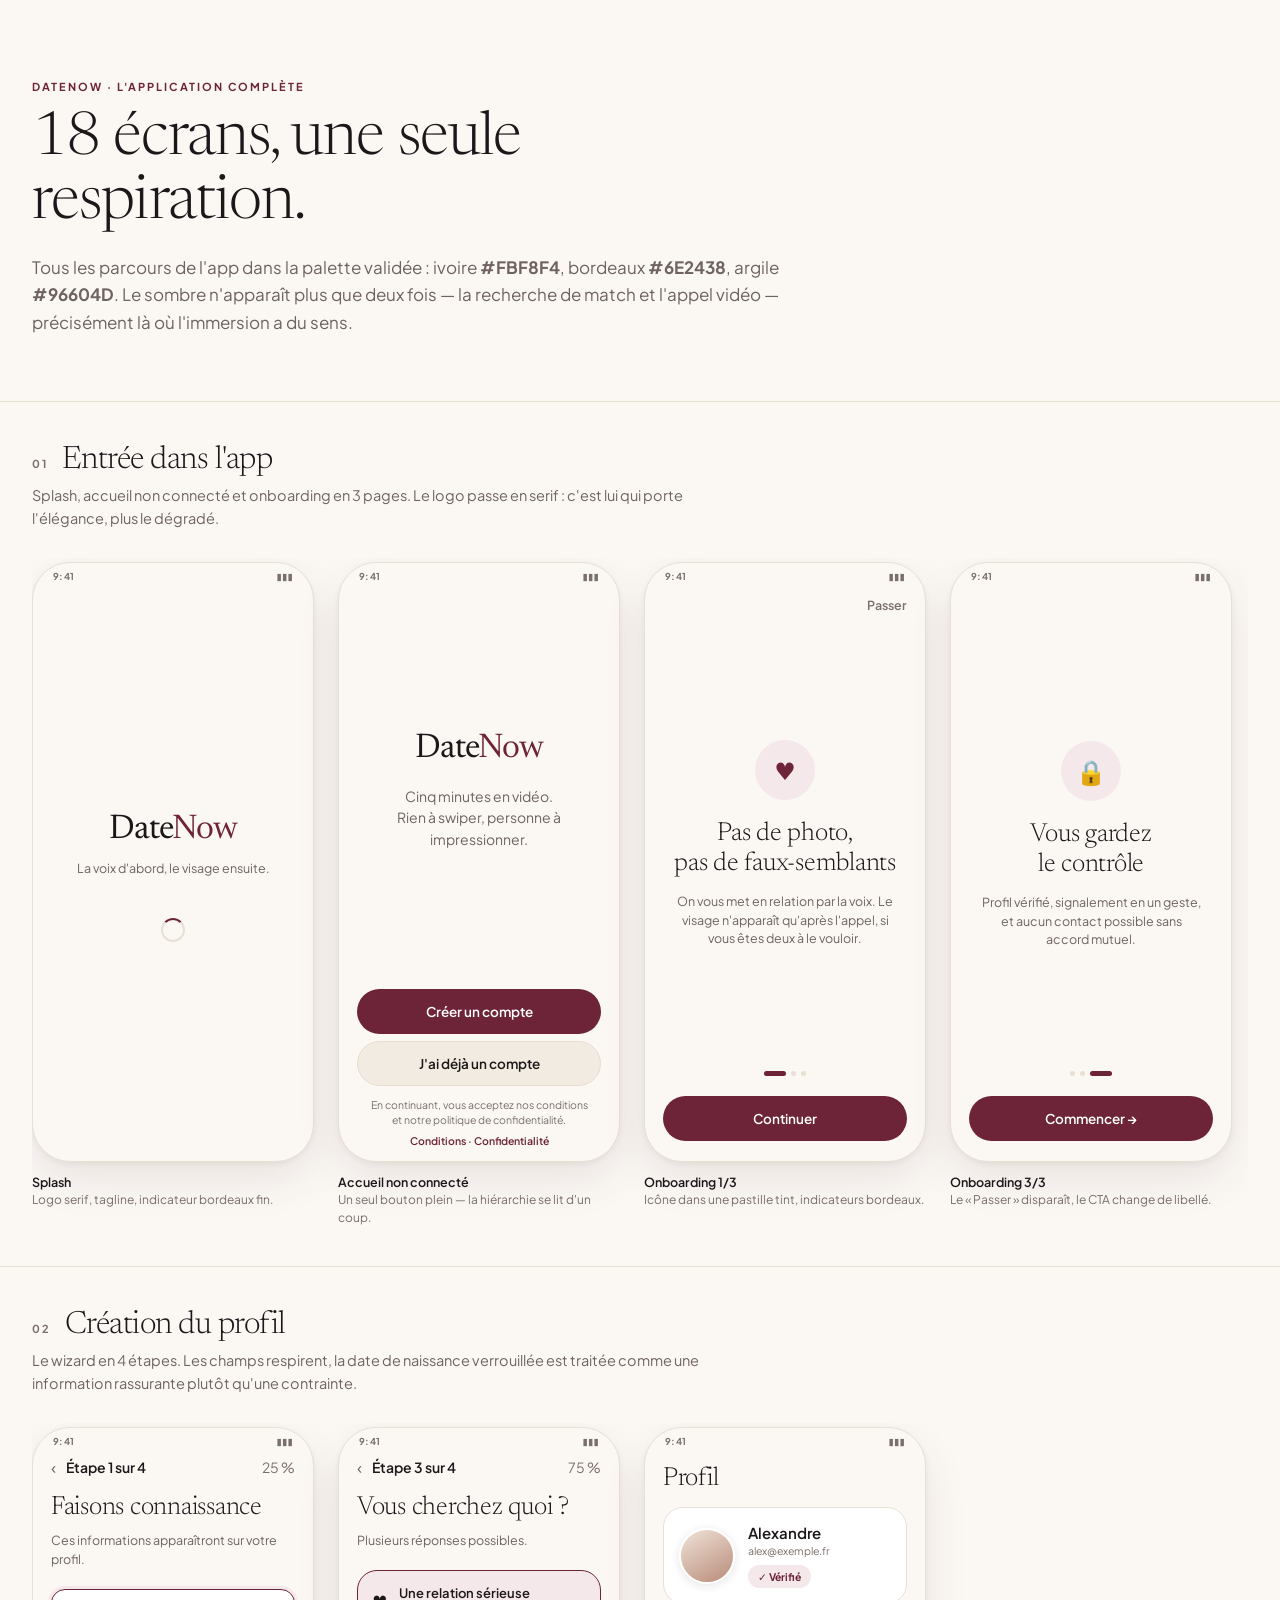
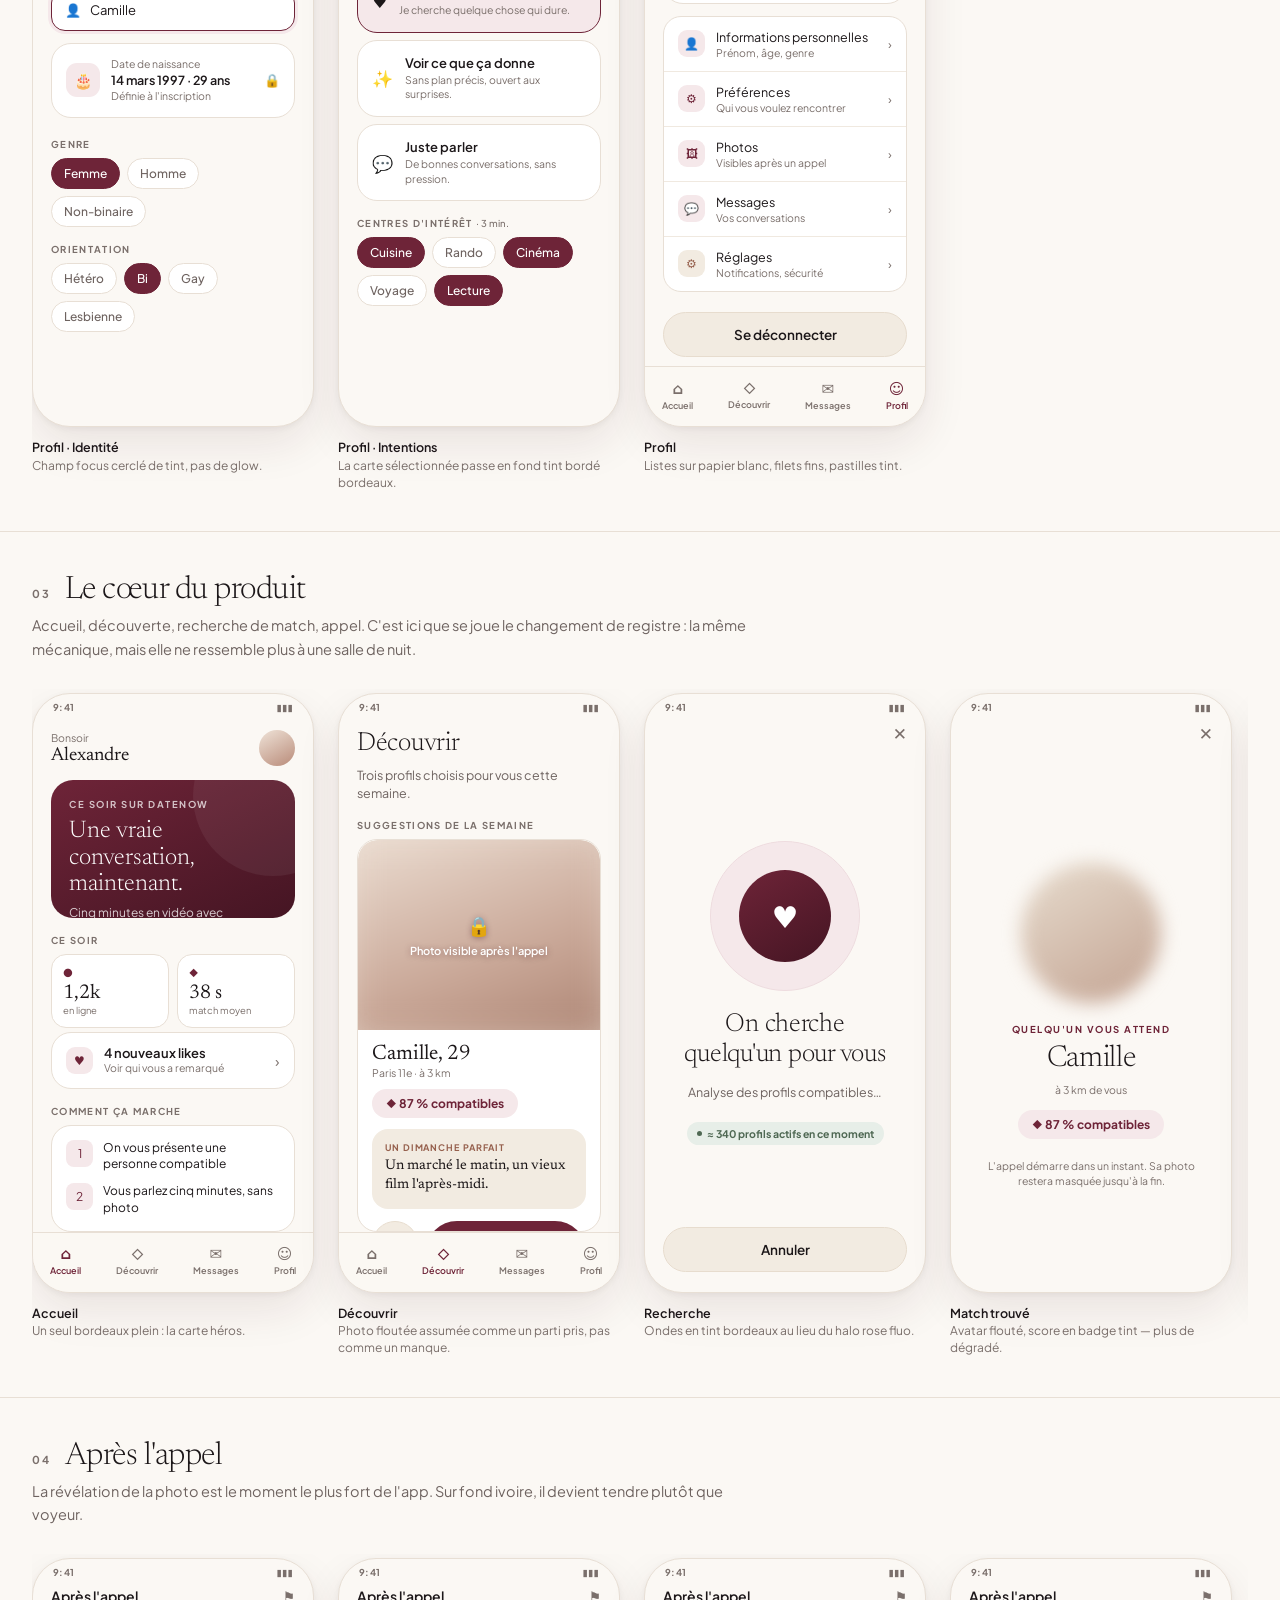
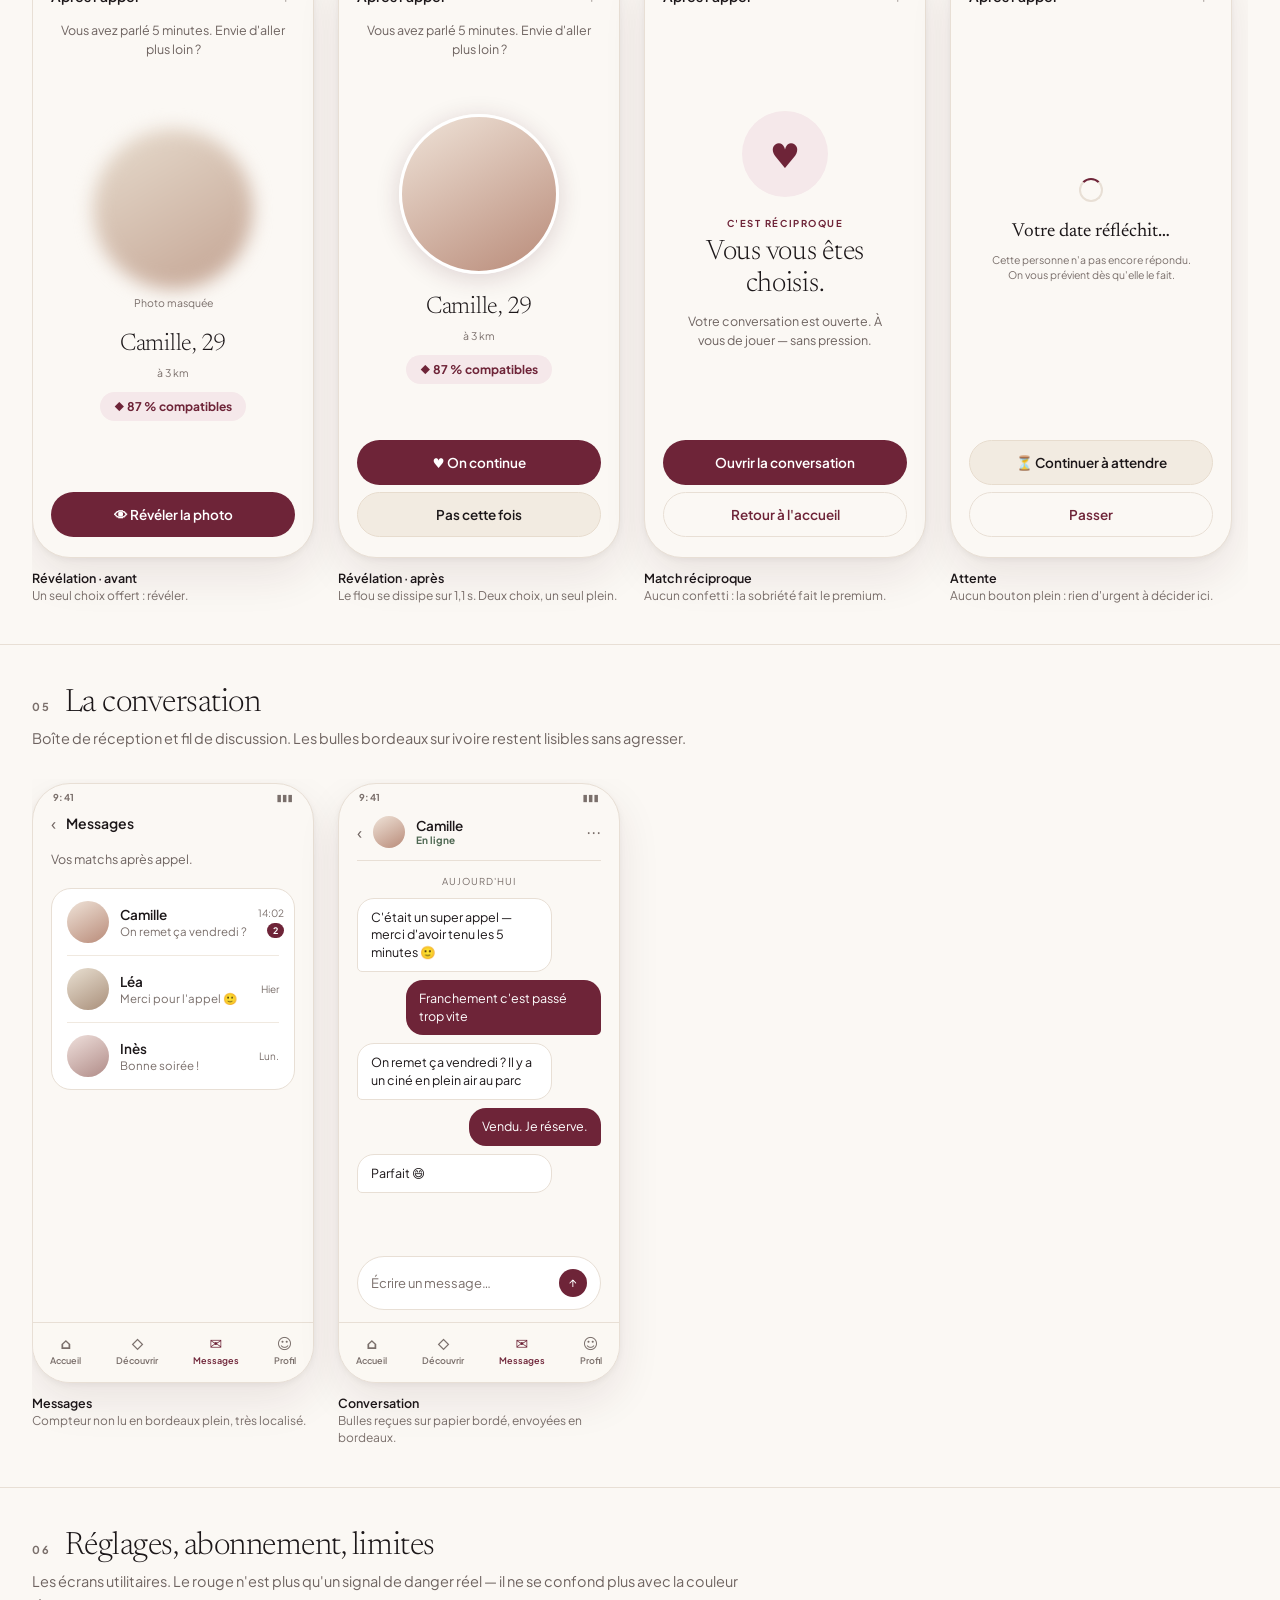
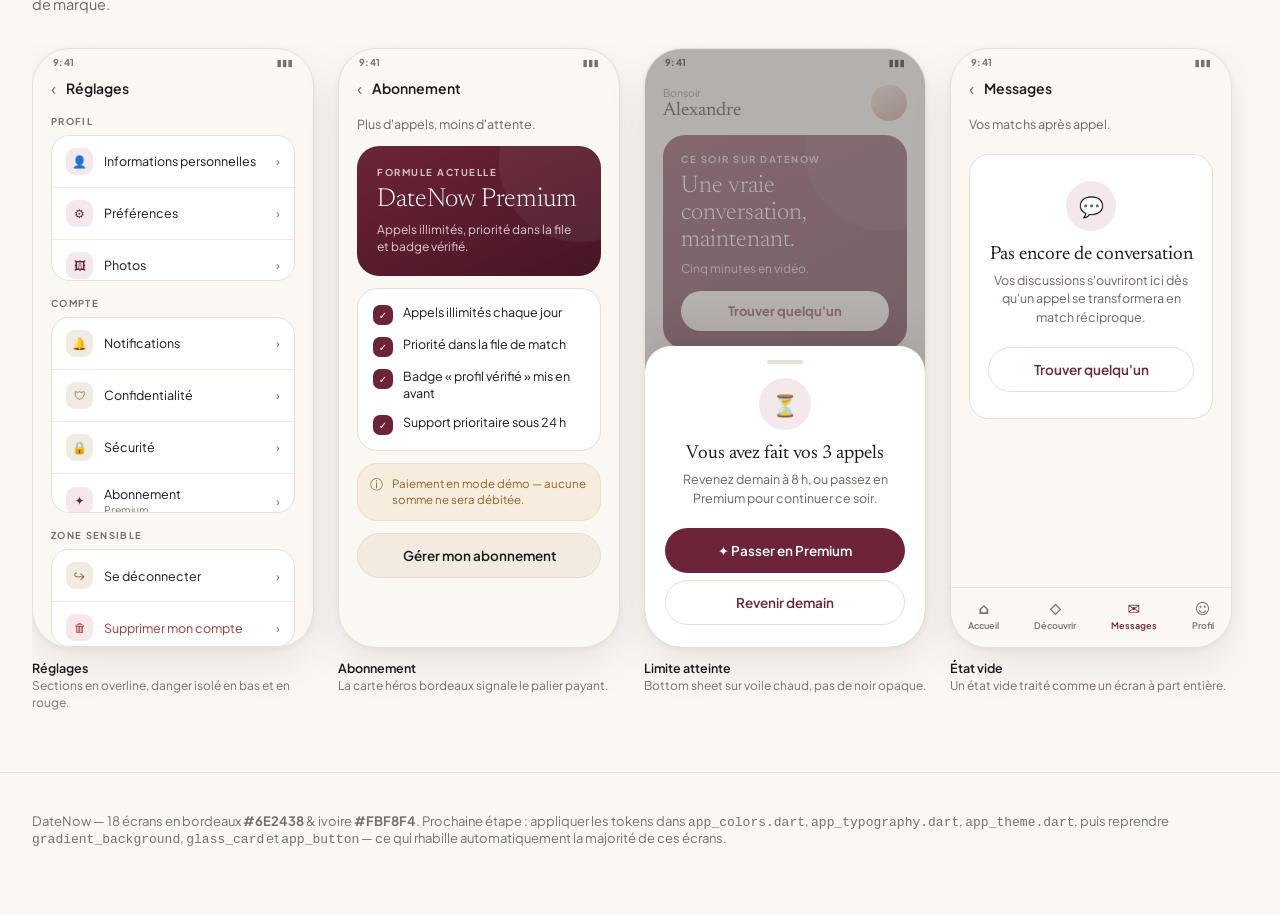
<file: docs/design/DATENOW_UI_MOCKUP.html>
<!DOCTYPE html>
<script type="application/json" id="cowork-artifact-meta">
{
  "name": "Datenow Ecrans App",
  "schemaVersion": 1,
  "description": "DateNow — les 18 écrans de l'app (entrée, profil, cœur produit, après-appel, conversation, compte) maquettés dans la palette bordeaux #6E2438 / ivoire #FBF8F4.",
  "mcpTools": [],
  "mcpServerNames": []
}
</script>
<html lang="fr">
<head>
<meta charset="utf-8">
<meta name="viewport" content="width=device-width, initial-scale=1">
<title>DateNow — L'app en bordeaux &amp; ivoire</title>
<link rel="preconnect" href="https://fonts.googleapis.com">
<link rel="preconnect" href="https://fonts.gstatic.com" crossorigin>
<link href="https://fonts.googleapis.com/css2?family=Newsreader:opsz,wght@6..72,300;6..72,400;6..72,500&family=Plus+Jakarta+Sans:wght@400;500;600;700&display=swap" rel="stylesheet">
<style>
:root{
  --ivory:#FBF8F4; --paper:#FFFFFF; --sand:#F2EBE1; --sand-deep:#E7DCCE;
  --line:#E8DFD5; --line-soft:#F0E9E0;
  --ink:#1C1719; --ink-2:#6E6360; --ink-3:#7A6F6B;
  --bordeaux:#6E2438; --bordeaux-deep:#451523; --bordeaux-light:#96455A; --tint:#F5E8EA;
  --clay:#96604D; --clay-tint:#F4E9E2; --sage:#4F6853; --sage-tint:#E7EEE8;
  --amber:#8F6220; --amber-tint:#F6EDDF; --error:#A93A3A;
  --shadow:0 2px 6px rgba(28,23,25,.05), 0 18px 44px rgba(69,21,35,.09);
}
*{box-sizing:border-box}
body{margin:0;background:var(--ivory);color:var(--ink);font-family:'Plus Jakarta Sans',system-ui,sans-serif;font-size:15px;-webkit-font-smoothing:antialiased}
.wrap{max-width:1280px;margin:0 auto;padding:0 32px}
.serif{font-family:'Newsreader',Georgia,serif;font-weight:300;letter-spacing:-.01em}

header.hero{padding:80px 0 48px}
.eyebrow{font-size:11px;font-weight:700;letter-spacing:.18em;text-transform:uppercase;color:var(--bordeaux)}
h1{font-family:'Newsreader',serif;font-weight:300;font-size:clamp(38px,5.5vw,60px);line-height:1.06;margin:16px 0 18px;letter-spacing:-.015em}
.lede{font-size:17px;color:var(--ink-2);max-width:64ch;line-height:1.6}

.flow{padding:42px 0 10px;border-top:1px solid var(--line)}
.flow-head{display:flex;align-items:baseline;gap:14px;margin-bottom:6px}
.flow-num{font-size:11px;font-weight:700;letter-spacing:.16em;color:var(--ink-3)}
h2{font-family:'Newsreader',serif;font-weight:300;font-size:32px;margin:0;letter-spacing:-.015em}
.flow-sub{color:var(--ink-2);max-width:66ch;margin:8px 0 28px;font-size:14.5px;line-height:1.6}

.gal{display:flex;gap:24px;overflow-x:auto;padding:4px 0 30px}
.pw{flex:0 0 auto;width:282px}
.cap{margin-top:11px;font-size:12px;color:var(--ink-3);line-height:1.45}
.cap b{color:var(--ink);font-weight:600;display:block;font-size:12.5px}

.ph{width:282px;height:600px;border-radius:38px;border:1px solid var(--line);background:var(--ivory);box-shadow:var(--shadow);overflow:hidden;display:flex;flex-direction:column;position:relative}
.sb{height:26px;flex:0 0 auto;display:flex;align-items:center;justify-content:space-between;padding:0 20px;font-size:9.5px;font-weight:700;color:var(--ink-3);letter-spacing:.03em}
.sb.on-dark{color:rgba(255,255,255,.6)}
.bd{flex:1;padding:4px 18px 0;overflow:hidden;display:flex;flex-direction:column}
.bd.mid{justify-content:center;align-items:center;text-align:center}
.nav{flex:0 0 auto;height:60px;background:rgba(251,248,244,.95);border-top:1px solid var(--line);display:flex;align-items:center;justify-content:space-around;padding-bottom:5px}
.tb{display:flex;flex-direction:column;align-items:center;gap:2px;font-size:9px;font-weight:600;color:var(--ink-3)}
.tb i{font-style:normal;font-size:15px}
.tb.on{color:var(--bordeaux)}
.appbar{flex:0 0 auto;display:flex;align-items:center;gap:10px;padding:2px 18px 12px;font-size:14px;font-weight:600}
.appbar .bk{color:var(--ink-2);font-weight:400;font-size:17px}
.appbar .sp{margin-left:auto;color:var(--ink-3);font-weight:400}

/* atoms */
.logo{font-family:'Newsreader',serif;font-weight:400;font-size:34px;letter-spacing:-.02em}
.logo em{font-style:normal;color:var(--bordeaux)}
.h1s{font-family:'Newsreader',serif;font-weight:300;font-size:26px;line-height:1.15;letter-spacing:-.01em}
.h2s{font-family:'Newsreader',serif;font-weight:400;font-size:19px;margin:0}
.sub{font-size:12.5px;color:var(--ink-2);line-height:1.5}
.tiny{font-size:10.5px;color:var(--ink-3);line-height:1.4}
.ov{font-size:9.5px;font-weight:700;letter-spacing:.16em;text-transform:uppercase;color:var(--bordeaux)}
.b{display:flex;align-items:center;justify-content:center;gap:7px;font-size:13.5px;font-weight:600;border-radius:999px;padding:13px 18px;border:1px solid transparent}
.b1{background:var(--bordeaux);color:#fff}
.b2{background:var(--sand);color:var(--ink);border-color:var(--sand-deep)}
.b3{background:transparent;color:var(--bordeaux);border-color:var(--line)}
.card{background:var(--paper);border:1px solid var(--line);border-radius:20px;padding:15px}
.sandcard{background:var(--sand);border-radius:16px;padding:13px}
.inp{background:var(--paper);border:1px solid var(--line);border-radius:14px;padding:12px 13px;font-size:13px;color:var(--ink-3);display:flex;align-items:center;gap:9px}
.inp.f{border-color:var(--bordeaux);box-shadow:0 0 0 3px var(--tint);color:var(--ink)}
.chips{display:flex;flex-wrap:wrap;gap:7px}
.c{font-size:12px;font-weight:500;padding:7px 12px;border-radius:999px;background:var(--paper);border:1px solid var(--line);color:var(--ink-2)}
.c.on{background:var(--bordeaux);border-color:var(--bordeaux);color:#fff}
.pill{display:inline-flex;align-items:center;gap:5px;font-size:10.5px;font-weight:700;padding:5px 10px;border-radius:999px}
.p-on{background:var(--sage-tint);color:var(--sage)}
.p-vf{background:var(--tint);color:var(--bordeaux)}
.p-am{background:var(--amber-tint);color:var(--amber)}
.led{width:5px;height:5px;border-radius:50%;background:currentColor}
.av{border-radius:50%;background:linear-gradient(150deg,#EFE3D8,#B98B79)}
.av-b{border-radius:50%;background:linear-gradient(150deg,#E7DCCE,#C3A392);filter:blur(9px)}
.row{display:flex;align-items:center;gap:11px}
.mt{margin-top:auto}
.gap{height:12px}.gap-l{height:20px}.gap-s{height:7px}
.spacer{flex:1}

.dot3{display:flex;gap:5px;justify-content:center}
.dot3 span{height:5px;width:5px;border-radius:999px;background:var(--line)}
.dot3 span.on{width:22px;background:var(--bordeaux)}
.icocirc{width:60px;height:60px;border-radius:50%;background:var(--tint);display:flex;align-items:center;justify-content:center;font-size:24px;color:var(--bordeaux)}
.spin{width:24px;height:24px;border-radius:50%;border:2px solid var(--line);border-top-color:var(--bordeaux)}

/* dark screens */
.dark{background:linear-gradient(170deg,#2A0E17,#451523 55%,#25101A);color:#fff;height:100%;display:flex;flex-direction:column}
.dark .bd{color:#fff}
.ripple{width:150px;height:150px;border-radius:50%;background:rgba(255,255,255,.06);border:1px solid rgba(255,255,255,.14);display:flex;align-items:center;justify-content:center;margin:0 auto}
.ripple .in{width:96px;height:96px;border-radius:50%;background:linear-gradient(150deg,#D9BCAE,#96604D);display:flex;align-items:center;justify-content:center;font-size:30px}
.cctrl{display:flex;gap:13px;justify-content:center}
.cc{width:50px;height:50px;border-radius:50%;background:rgba(255,255,255,.11);border:1px solid rgba(255,255,255,.15);display:flex;align-items:center;justify-content:center;font-size:16px}
.cc.end{background:#B9384A;border-color:#B9384A}

/* light matching */
.ripple-l{width:150px;height:150px;border-radius:50%;background:var(--tint);display:flex;align-items:center;justify-content:center;margin:0 auto;border:1px solid #EEDCDF}
.ripple-l .in{width:92px;height:92px;border-radius:50%;background:linear-gradient(150deg,var(--bordeaux),var(--bordeaux-deep));display:flex;align-items:center;justify-content:center;font-size:30px;color:#fff}
.badge-score{display:inline-flex;align-items:center;gap:6px;background:var(--tint);color:var(--bordeaux);border-radius:999px;padding:7px 14px;font-size:12px;font-weight:700}

/* discover */
.dph{height:190px;border-radius:20px 20px 0 0;background:linear-gradient(160deg,#EFE3D8,#D9BCAE 55%,#B98B79);position:relative}
.dph .bg{position:absolute;left:12px;top:12px;background:rgba(251,248,244,.93);color:var(--bordeaux);font-size:9px;font-weight:700;letter-spacing:.06em;padding:5px 9px;border-radius:999px}
.blurwrap{height:190px;border-radius:20px 20px 0 0;overflow:hidden;position:relative;background:var(--sand)}
.blurwrap .b1x{position:absolute;inset:-20px;background:linear-gradient(160deg,#EFE3D8,#C9A797 60%,#A87F6E);filter:blur(20px)}
.blurwrap .lk{position:absolute;inset:0;display:flex;align-items:center;justify-content:center;flex-direction:column;gap:6px;color:#fff;text-shadow:0 1px 6px rgba(69,21,35,.4);font-size:11px;font-weight:600}

/* chat */
.bub{max-width:80%;padding:10px 13px;font-size:12.5px;line-height:1.4;margin-bottom:8px;border-radius:17px}
.bub.t{background:var(--paper);border:1px solid var(--line);border-bottom-left-radius:5px}
.bub.m{background:var(--bordeaux);color:#fff;margin-left:auto;border-bottom-right-radius:5px}
.day{text-align:center;font-size:9.5px;color:var(--ink-3);letter-spacing:.1em;text-transform:uppercase;margin:2px 0 11px}

/* lists */
.list{background:var(--paper);border:1px solid var(--line);border-radius:18px;overflow:hidden}
.li{display:flex;align-items:center;gap:11px;padding:12px 14px;border-bottom:1px solid var(--line-soft);font-size:12.5px}
.li:last-child{border:0}
.li .ic{width:27px;height:27px;border-radius:9px;background:var(--tint);color:var(--bordeaux);display:flex;align-items:center;justify-content:center;font-size:12px;flex:0 0 auto}
.li .ic.n{background:var(--sand);color:var(--clay)}
.li .ic.d{background:#F7E7E7;color:var(--error)}
.li .sm{font-size:10.5px;color:var(--ink-3);margin-top:1px}
.li .ar{margin-left:auto;color:var(--ink-3)}
.sect{font-size:9.5px;font-weight:700;letter-spacing:.14em;text-transform:uppercase;color:var(--ink-3);margin:16px 0 8px}

/* conv tile */
.ct{display:flex;gap:11px;padding:12px 0;border-bottom:1px solid var(--line-soft);align-items:center}
.ct:last-child{border:0}
.ct .nm{font-size:13.5px;font-weight:600}
.ct .pv{font-size:11.5px;color:var(--ink-3);margin-top:1px;overflow:hidden;text-overflow:ellipsis;white-space:nowrap;max-width:150px}
.ct .tm{margin-left:auto;font-size:10px;color:var(--ink-3);text-align:right}
.ct .unread{background:var(--bordeaux);color:#fff;border-radius:999px;font-size:9px;font-weight:700;padding:2px 6px;margin-top:4px;display:inline-block}

/* sheet */
.sheet-scrim{position:absolute;inset:0;background:rgba(28,23,25,.32)}
.sheet{position:absolute;left:0;right:0;bottom:0;background:var(--paper);border-radius:26px 26px 0 0;padding:14px 20px 22px;box-shadow:0 -8px 40px rgba(69,21,35,.14)}
.grab{width:36px;height:4px;border-radius:999px;background:var(--line);margin:0 auto 14px}

/* perks */
.perk{display:flex;gap:10px;align-items:flex-start;font-size:12.5px;line-height:1.4;margin-bottom:11px}
.perk .k{width:20px;height:20px;border-radius:7px;background:var(--bordeaux);color:#fff;display:flex;align-items:center;justify-content:center;font-size:10px;flex:0 0 auto;margin-top:1px}
.hero-b{background:linear-gradient(155deg,var(--bordeaux),var(--bordeaux-deep));border-radius:22px;padding:18px;color:#fff;position:relative;overflow:hidden}
.hero-b:after{content:"";position:absolute;width:160px;height:160px;border-radius:50%;background:rgba(255,255,255,.06);right:-58px;top:-64px}
.hero-b .t{font-family:'Newsreader',serif;font-weight:300;font-size:24px;line-height:1.12;margin:8px 0 6px}
.hero-b .s{font-size:12px;opacity:.78;line-height:1.45;margin-bottom:14px}
.hero-b .k2{font-size:9.5px;font-weight:700;letter-spacing:.16em;text-transform:uppercase;opacity:.72}
.hcta{background:var(--ivory);color:var(--bordeaux);font-weight:700;font-size:13px;padding:12px;border-radius:999px;text-align:center}
.tiles{display:flex;gap:8px}
.tile{flex:1;background:var(--paper);border:1px solid var(--line);border-radius:15px;padding:11px}
.tile .v{font-family:'Newsreader',serif;font-size:20px}
.tile .l{font-size:9.5px;color:var(--ink-3);line-height:1.3;margin-top:1px}
.tile .i{font-size:11px;color:var(--bordeaux);margin-bottom:4px}
footer{padding:40px 0 70px;color:var(--ink-3);font-size:13px;border-top:1px solid var(--line);margin-top:20px}
</style>
</head>
<body>

<header class="hero">
  <div class="wrap">
    <div class="eyebrow">DateNow · L'application complète</div>
    <h1>18 écrans, une seule<br>respiration.</h1>
    <p class="lede">Tous les parcours de l'app dans la palette validée : ivoire <b>#FBF8F4</b>, bordeaux <b>#6E2438</b>, argile <b>#96604D</b>. Le sombre n'apparaît plus que deux fois — la recherche de match et l'appel vidéo — précisément là où l'immersion a du sens.</p>
  </div>
</header>

<!-- ============ 1. ENTRÉE ============ -->
<div class="flow"><div class="wrap">
  <div class="flow-head"><span class="flow-num">01</span><h2>Entrée dans l'app</h2></div>
  <p class="flow-sub">Splash, accueil non connecté et onboarding en 3 pages. Le logo passe en serif : c'est lui qui porte l'élégance, plus le dégradé.</p>
  <div class="gal">

    <!-- SPLASH -->
    <div class="pw"><div class="ph">
      <div class="sb"><span>9:41</span><span>▮▮▮</span></div>
      <div class="bd mid">
        <div class="logo">Date<em>Now</em></div>
        <div class="gap"></div>
        <div class="sub" style="max-width:200px">La voix d'abord, le visage ensuite.</div>
        <div class="gap-l"></div><div class="gap-l"></div>
        <div class="spin"></div>
      </div>
    </div><div class="cap"><b>Splash</b>Logo serif, tagline, indicateur bordeaux fin.</div></div>

    <!-- AUTH LANDING -->
    <div class="pw"><div class="ph">
      <div class="sb"><span>9:41</span><span>▮▮▮</span></div>
      <div class="bd">
        <div class="spacer"></div>
        <div style="text-align:center"><div class="logo">Date<em>Now</em></div></div>
        <div class="gap-l"></div>
        <div class="sub" style="text-align:center;font-size:14px;line-height:1.55">Cinq minutes en vidéo.<br>Rien à swiper, personne à impressionner.</div>
        <div class="spacer"></div>
        <div class="b b1">Créer un compte</div>
        <div class="gap-s"></div>
        <div class="b b2">J'ai déjà un compte</div>
        <div class="gap"></div>
        <div class="tiny" style="text-align:center;padding:0 10px">En continuant, vous acceptez nos conditions et notre politique de confidentialité.</div>
        <div class="gap-s"></div>
        <div class="tiny" style="text-align:center;color:var(--bordeaux);font-weight:600">Conditions · Confidentialité</div>
        <div class="gap"></div>
      </div>
    </div><div class="cap"><b>Accueil non connecté</b>Un seul bouton plein — la hiérarchie se lit d'un coup.</div></div>

    <!-- ONBOARDING -->
    <div class="pw"><div class="ph">
      <div class="sb"><span>9:41</span><span>▮▮▮</span></div>
      <div class="bd">
        <div style="text-align:right;font-size:12.5px;color:var(--ink-3);font-weight:600;padding:4px 0">Passer</div>
        <div class="spacer"></div>
        <div style="text-align:center">
          <div class="icocirc" style="margin:0 auto">♥</div>
          <div class="gap-l"></div>
          <div class="h1s">Pas de photo,<br>pas de faux-semblants</div>
          <div class="gap"></div>
          <div class="sub" style="padding:0 12px">On vous met en relation par la voix. Le visage n'apparaît qu'après l'appel, si vous êtes deux à le vouloir.</div>
        </div>
        <div class="spacer"></div>
        <div class="dot3"><span class="on"></span><span></span><span></span></div>
        <div class="gap-l"></div>
        <div class="b b1">Continuer</div>
        <div class="gap-l"></div>
      </div>
    </div><div class="cap"><b>Onboarding 1/3</b>Icône dans une pastille tint, indicateurs bordeaux.</div></div>

    <!-- ONBOARDING 3 -->
    <div class="pw"><div class="ph">
      <div class="sb"><span>9:41</span><span>▮▮▮</span></div>
      <div class="bd">
        <div style="height:26px"></div>
        <div class="spacer"></div>
        <div style="text-align:center">
          <div class="icocirc" style="margin:0 auto">🔒</div>
          <div class="gap-l"></div>
          <div class="h1s">Vous gardez<br>le contrôle</div>
          <div class="gap"></div>
          <div class="sub" style="padding:0 12px">Profil vérifié, signalement en un geste, et aucun contact possible sans accord mutuel.</div>
        </div>
        <div class="spacer"></div>
        <div class="dot3"><span></span><span></span><span class="on"></span></div>
        <div class="gap-l"></div>
        <div class="b b1">Commencer →</div>
        <div class="gap-l"></div>
      </div>
    </div><div class="cap"><b>Onboarding 3/3</b>Le « Passer » disparaît, le CTA change de libellé.</div></div>

  </div>
</div></div>

<!-- ============ 2. PROFIL ============ -->
<div class="flow"><div class="wrap">
  <div class="flow-head"><span class="flow-num">02</span><h2>Création du profil</h2></div>
  <p class="flow-sub">Le wizard en 4 étapes. Les champs respirent, la date de naissance verrouillée est traitée comme une information rassurante plutôt qu'une contrainte.</p>
  <div class="gal">

    <!-- IDENTITY -->
    <div class="pw"><div class="ph">
      <div class="sb"><span>9:41</span><span>▮▮▮</span></div>
      <div class="appbar"><span class="bk">‹</span><span>Étape 1 sur 4</span><span class="sp">25 %</span></div>
      <div class="bd">
        <div class="h1s">Faisons connaissance</div>
        <div class="gap-s"></div>
        <div class="sub">Ces informations apparaîtront sur votre profil.</div>
        <div class="gap-l"></div>
        <div class="inp f"><span>👤</span>Camille</div>
        <div class="gap"></div>
        <div class="card row" style="padding:13px 14px">
          <div style="width:34px;height:34px;border-radius:11px;background:var(--tint);color:var(--bordeaux);display:flex;align-items:center;justify-content:center;font-size:15px">🎂</div>
          <div style="flex:1">
            <div class="tiny">Date de naissance</div>
            <div style="font-size:12.5px;font-weight:600;margin-top:1px">14 mars 1997 · 29 ans</div>
            <div class="tiny" style="margin-top:1px">Définie à l'inscription</div>
          </div>
          <span style="color:var(--ink-3);font-size:13px">🔒</span>
        </div>
        <div class="gap-l"></div>
        <div class="sect" style="margin-top:0">Genre</div>
        <div class="chips"><span class="c on">Femme</span><span class="c">Homme</span><span class="c">Non-binaire</span></div>
        <div class="sect">Orientation</div>
        <div class="chips"><span class="c">Hétéro</span><span class="c on">Bi</span><span class="c">Gay</span><span class="c">Lesbienne</span></div>
      </div>
    </div><div class="cap"><b>Profil · Identité</b>Champ focus cerclé de tint, pas de glow.</div></div>

    <!-- VIBE -->
    <div class="pw"><div class="ph">
      <div class="sb"><span>9:41</span><span>▮▮▮</span></div>
      <div class="appbar"><span class="bk">‹</span><span>Étape 3 sur 4</span><span class="sp">75 %</span></div>
      <div class="bd">
        <div class="h1s">Vous cherchez quoi ?</div>
        <div class="gap-s"></div>
        <div class="sub">Plusieurs réponses possibles.</div>
        <div class="gap-l"></div>
        <div class="card row" style="border-color:var(--bordeaux);background:var(--tint);gap:12px;padding:14px">
          <span style="font-size:17px">♥</span>
          <div><div style="font-size:13px;font-weight:600">Une relation sérieuse</div><div class="tiny" style="margin-top:2px">Je cherche quelque chose qui dure.</div></div>
        </div>
        <div class="gap-s"></div>
        <div class="card row" style="gap:12px;padding:14px">
          <span style="font-size:17px">✨</span>
          <div><div style="font-size:13px;font-weight:600">Voir ce que ça donne</div><div class="tiny" style="margin-top:2px">Sans plan précis, ouvert aux surprises.</div></div>
        </div>
        <div class="gap-s"></div>
        <div class="card row" style="gap:12px;padding:14px">
          <span style="font-size:17px">💬</span>
          <div><div style="font-size:13px;font-weight:600">Juste parler</div><div class="tiny" style="margin-top:2px">De bonnes conversations, sans pression.</div></div>
        </div>
        <div class="sect">Centres d'intérêt <span style="text-transform:none;letter-spacing:0;font-weight:500">· 3 min.</span></div>
        <div class="chips"><span class="c on">Cuisine</span><span class="c">Rando</span><span class="c on">Cinéma</span><span class="c">Voyage</span><span class="c on">Lecture</span></div>
      </div>
    </div><div class="cap"><b>Profil · Intentions</b>La carte sélectionnée passe en fond tint bordé bordeaux.</div></div>

    <!-- PROFILE -->
    <div class="pw"><div class="ph">
      <div class="sb"><span>9:41</span><span>▮▮▮</span></div>
      <div class="bd">
        <div class="gap-s"></div>
        <div class="h1s">Profil</div>
        <div class="gap"></div>
        <div class="card row" style="gap:13px">
          <div class="av" style="width:56px;height:56px;border:2px solid var(--paper);box-shadow:0 2px 10px rgba(69,21,35,.12)"></div>
          <div><div style="font-size:15px;font-weight:600">Alexandre</div><div class="tiny" style="margin-top:2px">alex@exemple.fr</div>
          <div style="margin-top:6px"><span class="pill p-vf">✓ Vérifié</span></div></div>
        </div>
        <div class="gap"></div>
        <div class="list">
          <div class="li"><div class="ic">👤</div><div><div>Informations personnelles</div><div class="sm">Prénom, âge, genre</div></div><span class="ar">›</span></div>
          <div class="li"><div class="ic">⚙</div><div><div>Préférences</div><div class="sm">Qui vous voulez rencontrer</div></div><span class="ar">›</span></div>
          <div class="li"><div class="ic">🖼</div><div><div>Photos</div><div class="sm">Visibles après un appel</div></div><span class="ar">›</span></div>
          <div class="li"><div class="ic">💬</div><div><div>Messages</div><div class="sm">Vos conversations</div></div><span class="ar">›</span></div>
          <div class="li"><div class="ic n">⚙</div><div><div>Réglages</div><div class="sm">Notifications, sécurité</div></div><span class="ar">›</span></div>
        </div>
        <div class="gap-l"></div>
        <div class="b b2">Se déconnecter</div>
      </div>
      <div class="nav"><div class="tb"><i>⌂</i>Accueil</div><div class="tb"><i>◇</i>Découvrir</div><div class="tb"><i>✉</i>Messages</div><div class="tb on"><i>☺</i>Profil</div></div>
    </div><div class="cap"><b>Profil</b>Listes sur papier blanc, filets fins, pastilles tint.</div></div>

  </div>
</div></div>

<!-- ============ 3. CŒUR ============ -->
<div class="flow"><div class="wrap">
  <div class="flow-head"><span class="flow-num">03</span><h2>Le cœur du produit</h2></div>
  <p class="flow-sub">Accueil, découverte, recherche de match, appel. C'est ici que se joue le changement de registre : la même mécanique, mais elle ne ressemble plus à une salle de nuit.</p>
  <div class="gal">

    <!-- HOME -->
    <div class="pw"><div class="ph">
      <div class="sb"><span>9:41</span><span>▮▮▮</span></div>
      <div class="bd">
        <div class="row" style="padding:6px 0 14px">
          <div style="flex:1"><div class="tiny">Bonsoir</div><div style="font-family:'Newsreader',serif;font-size:19px">Alexandre</div></div>
          <div class="av" style="width:36px;height:36px"></div>
        </div>
        <div class="hero-b">
          <div class="k2">Ce soir sur DateNow</div>
          <div class="t">Une vraie conversation,<br>maintenant.</div>
          <div class="s">Cinq minutes en vidéo avec quelqu'un qui cherche la même chose que vous.</div>
          <div class="hcta">Trouver quelqu'un</div>
        </div>
        <div class="sect">Ce soir</div>
        <div class="tiles">
          <div class="tile"><div class="i">●</div><div class="v">1,2k</div><div class="l">en ligne</div></div>
          <div class="tile"><div class="i">◆</div><div class="v">38 s</div><div class="l">match moyen</div></div>
        </div>
        <div class="gap-s"></div>
        <div class="card row" style="padding:12px 14px">
          <div class="li" style="padding:0;border:0"><div class="ic">♥</div></div>
          <div style="flex:1"><div style="font-size:13px;font-weight:600">4 nouveaux likes</div><div class="tiny">Voir qui vous a remarqué</div></div>
          <span style="color:var(--ink-3)">›</span>
        </div>
        <div class="sect">Comment ça marche</div>
        <div class="card" style="padding:14px">
          <div class="row" style="align-items:flex-start;gap:10px;margin-bottom:10px"><div class="li" style="padding:0;border:0"><div class="ic" style="border-radius:8px">1</div></div><div style="font-size:12px;line-height:1.4">On vous présente une personne compatible</div></div>
          <div class="row" style="align-items:flex-start;gap:10px"><div class="li" style="padding:0;border:0"><div class="ic" style="border-radius:8px">2</div></div><div style="font-size:12px;line-height:1.4">Vous parlez cinq minutes, sans photo</div></div>
        </div>
      </div>
      <div class="nav"><div class="tb on"><i>⌂</i>Accueil</div><div class="tb"><i>◇</i>Découvrir</div><div class="tb"><i>✉</i>Messages</div><div class="tb"><i>☺</i>Profil</div></div>
    </div><div class="cap"><b>Accueil</b>Un seul bordeaux plein : la carte héros.</div></div>

    <!-- DISCOVER -->
    <div class="pw"><div class="ph">
      <div class="sb"><span>9:41</span><span>▮▮▮</span></div>
      <div class="bd">
        <div class="gap-s"></div>
        <div class="h1s">Découvrir</div>
        <div class="gap-s"></div>
        <div class="sub">Trois profils choisis pour vous cette semaine.</div>
        <div class="sect">Suggestions de la semaine</div>
        <div class="card" style="padding:0;overflow:hidden">
          <div class="blurwrap"><div class="b1x"></div><div class="lk"><span style="font-size:19px">🔒</span>Photo visible après l'appel</div></div>
          <div style="padding:14px">
            <div style="font-family:'Newsreader',serif;font-size:21px">Camille, 29</div>
            <div class="tiny" style="margin-top:1px">Paris 11e · à 3 km</div>
            <div style="margin-top:8px"><span class="badge-score">◆ 87 % compatibles</span></div>
            <div class="sandcard" style="margin-top:11px">
              <div style="font-size:9px;font-weight:700;letter-spacing:.1em;text-transform:uppercase;color:var(--clay)">Un dimanche parfait</div>
              <div style="font-family:'Newsreader',serif;font-size:14px;line-height:1.4;margin-top:4px">Un marché le matin, un vieux film l'après-midi.</div>
            </div>
            <div style="display:flex;gap:8px;margin-top:12px">
              <div class="b b2" style="flex:0 0 46px;padding:12px 0">✕</div>
              <div class="b b1" style="flex:1">♥ Proposer un appel</div>
            </div>
          </div>
        </div>
      </div>
      <div class="nav"><div class="tb"><i>⌂</i>Accueil</div><div class="tb on"><i>◇</i>Découvrir</div><div class="tb"><i>✉</i>Messages</div><div class="tb"><i>☺</i>Profil</div></div>
    </div><div class="cap"><b>Découvrir</b>Photo floutée assumée comme un parti pris, pas comme un manque.</div></div>

    <!-- MATCHING SEARCHING -->
    <div class="pw"><div class="ph">
      <div class="sb"><span>9:41</span><span>▮▮▮</span></div>
      <div class="appbar"><span class="sp" style="margin:0 0 0 auto;font-size:17px">✕</span></div>
      <div class="bd mid">
        <div class="spacer"></div>
        <div class="ripple-l"><div class="in">♥</div></div>
        <div class="gap-l"></div>
        <div class="h1s">On cherche<br>quelqu'un pour vous</div>
        <div class="gap"></div>
        <div class="sub">Analyse des profils compatibles…</div>
        <div class="gap-l"></div>
        <span class="pill p-on"><i class="led"></i>≈ 340 profils actifs en ce moment</span>
        <div class="spacer"></div>
        <div class="b b2" style="width:100%">Annuler</div>
        <div class="gap-l"></div>
      </div>
    </div><div class="cap"><b>Recherche</b>Ondes en tint bordeaux au lieu du halo rose fluo.</div></div>

    <!-- MATCH FOUND -->
    <div class="pw"><div class="ph">
      <div class="sb"><span>9:41</span><span>▮▮▮</span></div>
      <div class="appbar"><span class="sp" style="margin:0 0 0 auto;font-size:17px">✕</span></div>
      <div class="bd mid">
        <div class="spacer"></div>
        <div class="av-b" style="width:140px;height:140px;margin:0 auto"></div>
        <div class="gap-l"></div>
        <div class="ov">Quelqu'un vous attend</div>
        <div class="gap-s"></div>
        <div class="h1s" style="font-size:30px">Camille</div>
        <div class="gap-s"></div>
        <div class="tiny">à 3 km de vous</div>
        <div class="gap"></div>
        <span class="badge-score">◆ 87 % compatibles</span>
        <div class="gap-l"></div>
        <div class="tiny" style="max-width:210px">L'appel démarre dans un instant. Sa photo restera masquée jusqu'à la fin.</div>
        <div class="spacer"></div>
      </div>
    </div><div class="cap"><b>Match trouvé</b>Avatar flouté, score en badge tint — plus de dégradé.</div></div>

    <!-- CALL -->
    <div class="pw"><div class="ph"><div class="dark">
      <div class="sb on-dark"><span>9:41</span><span>▮▮▮</span></div>
      <div class="bd mid" style="justify-content:center">
        <div class="ripple"><div class="in">🎙</div></div>
        <div class="gap-l"></div>
        <div class="serif" style="font-size:28px">Camille</div>
        <div class="gap-s"></div>
        <div style="font-size:12px;opacity:.62">Connexion sécurisée · audio d'abord</div>
        <div class="gap-l"></div>
        <div style="font-size:12px;opacity:.48;letter-spacing:.04em">04:12 restantes</div>
        <div class="gap-l"></div><div class="gap-l"></div>
        <div class="cctrl"><div class="cc">🎙</div><div class="cc">📷</div><div class="cc end">✕</div></div>
        <div class="gap-l"></div>
        <div style="font-size:10px;opacity:.4">Signaler un problème</div>
      </div>
    </div></div><div class="cap"><b>Appel vidéo</b>Le seul écran vraiment sombre — bordeaux profond, jamais noir.</div></div>

  </div>
</div></div>

<!-- ============ 4. APRÈS ============ -->
<div class="flow"><div class="wrap">
  <div class="flow-head"><span class="flow-num">04</span><h2>Après l'appel</h2></div>
  <p class="flow-sub">La révélation de la photo est le moment le plus fort de l'app. Sur fond ivoire, il devient tendre plutôt que voyeur.</p>
  <div class="gal">

    <!-- REVEAL DECIDE -->
    <div class="pw"><div class="ph">
      <div class="sb"><span>9:41</span><span>▮▮▮</span></div>
      <div class="appbar"><span>Après l'appel</span><span class="sp">⚑</span></div>
      <div class="bd mid">
        <div class="sub">Vous avez parlé 5 minutes. Envie d'aller plus loin ?</div>
        <div class="spacer"></div>
        <div class="av-b" style="width:160px;height:160px;margin:0 auto"></div>
        <div class="gap-s"></div>
        <div class="tiny">Photo masquée</div>
        <div class="gap-l"></div>
        <div class="h1s" style="font-size:24px">Camille, 29</div>
        <div class="gap-s"></div>
        <div class="tiny">à 3 km</div>
        <div class="gap"></div>
        <span class="badge-score">◆ 87 % compatibles</span>
        <div class="spacer"></div>
        <div class="b b1" style="width:100%">👁 Révéler la photo</div>
        <div class="gap-l"></div>
      </div>
    </div><div class="cap"><b>Révélation · avant</b>Un seul choix offert : révéler.</div></div>

    <!-- REVEAL AFTER -->
    <div class="pw"><div class="ph">
      <div class="sb"><span>9:41</span><span>▮▮▮</span></div>
      <div class="appbar"><span>Après l'appel</span><span class="sp">⚑</span></div>
      <div class="bd mid">
        <div class="sub">Vous avez parlé 5 minutes. Envie d'aller plus loin ?</div>
        <div class="spacer"></div>
        <div class="av" style="width:160px;height:160px;margin:0 auto;border:3px solid var(--paper);box-shadow:0 4px 24px rgba(69,21,35,.16)"></div>
        <div class="gap-l"></div>
        <div class="h1s" style="font-size:24px">Camille, 29</div>
        <div class="gap-s"></div>
        <div class="tiny">à 3 km</div>
        <div class="gap"></div>
        <span class="badge-score">◆ 87 % compatibles</span>
        <div class="spacer"></div>
        <div class="b b1" style="width:100%">♥ On continue</div>
        <div class="gap-s"></div>
        <div class="b b2" style="width:100%">Pas cette fois</div>
        <div class="gap-l"></div>
      </div>
    </div><div class="cap"><b>Révélation · après</b>Le flou se dissipe sur 1,1 s. Deux choix, un seul plein.</div></div>

    <!-- MATCHED -->
    <div class="pw"><div class="ph">
      <div class="sb"><span>9:41</span><span>▮▮▮</span></div>
      <div class="appbar"><span>Après l'appel</span><span class="sp">⚑</span></div>
      <div class="bd mid">
        <div class="spacer"></div>
        <div class="icocirc" style="width:86px;height:86px;font-size:34px;margin:0 auto">♥</div>
        <div class="gap-l"></div>
        <div class="ov">C'est réciproque</div>
        <div class="gap-s"></div>
        <div class="h1s" style="font-size:28px">Vous vous êtes<br>choisis.</div>
        <div class="gap"></div>
        <div class="sub" style="padding:0 14px">Votre conversation est ouverte. À vous de jouer — sans pression.</div>
        <div class="spacer"></div>
        <div class="b b1" style="width:100%">Ouvrir la conversation</div>
        <div class="gap-s"></div>
        <div class="b b3" style="width:100%">Retour à l'accueil</div>
        <div class="gap-l"></div>
      </div>
    </div><div class="cap"><b>Match réciproque</b>Aucun confetti : la sobriété fait le premium.</div></div>

    <!-- WAITING -->
    <div class="pw"><div class="ph">
      <div class="sb"><span>9:41</span><span>▮▮▮</span></div>
      <div class="appbar"><span>Après l'appel</span><span class="sp">⚑</span></div>
      <div class="bd mid">
        <div class="spacer"></div>
        <div class="spin" style="margin:0 auto"></div>
        <div class="gap-l"></div>
        <div class="h2s">Votre date réfléchit…</div>
        <div class="gap"></div>
        <div class="tiny" style="max-width:200px">Cette personne n'a pas encore répondu. On vous prévient dès qu'elle le fait.</div>
        <div class="spacer"></div>
        <div class="b b2" style="width:100%">⏳ Continuer à attendre</div>
        <div class="gap-s"></div>
        <div class="b b3" style="width:100%">Passer</div>
        <div class="gap-l"></div>
      </div>
    </div><div class="cap"><b>Attente</b>Aucun bouton plein : rien d'urgent à décider ici.</div></div>

  </div>
</div></div>

<!-- ============ 5. RELATION ============ -->
<div class="flow"><div class="wrap">
  <div class="flow-head"><span class="flow-num">05</span><h2>La conversation</h2></div>
  <p class="flow-sub">Boîte de réception et fil de discussion. Les bulles bordeaux sur ivoire restent lisibles sans agresser.</p>
  <div class="gal">

    <!-- INBOX -->
    <div class="pw"><div class="ph">
      <div class="sb"><span>9:41</span><span>▮▮▮</span></div>
      <div class="appbar"><span class="bk">‹</span><span>Messages</span></div>
      <div class="bd">
        <div class="sub">Vos matchs après appel.</div>
        <div class="gap-l"></div>
        <div class="card" style="padding:0 15px">
          <div class="ct"><div class="av" style="width:42px;height:42px;flex:0 0 auto"></div><div><div class="nm">Camille</div><div class="pv">On remet ça vendredi ?</div></div><div class="tm">14:02<div class="unread">2</div></div></div>
          <div class="ct"><div class="av" style="width:42px;height:42px;flex:0 0 auto;background:linear-gradient(150deg,#E9E0D2,#A98F7A)"></div><div><div class="nm">Léa</div><div class="pv">Merci pour l'appel 🙂</div></div><div class="tm">Hier</div></div>
          <div class="ct"><div class="av" style="width:42px;height:42px;flex:0 0 auto;background:linear-gradient(150deg,#EFE0DC,#B08B87)"></div><div><div class="nm">Inès</div><div class="pv">Bonne soirée !</div></div><div class="tm">Lun.</div></div>
        </div>
      </div>
      <div class="nav"><div class="tb"><i>⌂</i>Accueil</div><div class="tb"><i>◇</i>Découvrir</div><div class="tb on"><i>✉</i>Messages</div><div class="tb"><i>☺</i>Profil</div></div>
    </div><div class="cap"><b>Messages</b>Compteur non lu en bordeaux plein, très localisé.</div></div>

    <!-- CONVERSATION -->
    <div class="pw"><div class="ph">
      <div class="sb"><span>9:41</span><span>▮▮▮</span></div>
      <div class="bd">
        <div class="row" style="padding:2px 0 12px;border-bottom:1px solid var(--line);margin-bottom:12px">
          <span style="color:var(--ink-2);font-size:17px">‹</span>
          <div class="av" style="width:32px;height:32px"></div>
          <div><div style="font-size:13.5px;font-weight:600">Camille</div><div style="font-size:10px;color:var(--sage);font-weight:700">En ligne</div></div>
          <span style="margin-left:auto;color:var(--ink-3)">⋯</span>
        </div>
        <div class="day">Aujourd'hui</div>
        <div class="bub t">C'était un super appel — merci d'avoir tenu les 5 minutes 🙂</div>
        <div class="bub m">Franchement c'est passé trop vite</div>
        <div class="bub t">On remet ça vendredi ? Il y a un ciné en plein air au parc</div>
        <div class="bub m">Vendu. Je réserve.</div>
        <div class="bub t">Parfait 😄</div>
        <div class="mt" style="padding-bottom:12px">
          <div class="inp" style="border-radius:999px"><span style="flex:1">Écrire un message…</span><span style="width:28px;height:28px;border-radius:50%;background:var(--bordeaux);color:#fff;display:flex;align-items:center;justify-content:center;font-size:12px">↑</span></div>
        </div>
      </div>
      <div class="nav"><div class="tb"><i>⌂</i>Accueil</div><div class="tb"><i>◇</i>Découvrir</div><div class="tb on"><i>✉</i>Messages</div><div class="tb"><i>☺</i>Profil</div></div>
    </div><div class="cap"><b>Conversation</b>Bulles reçues sur papier bordé, envoyées en bordeaux.</div></div>

  </div>
</div></div>

<!-- ============ 6. COMPTE ============ -->
<div class="flow"><div class="wrap">
  <div class="flow-head"><span class="flow-num">06</span><h2>Réglages, abonnement, limites</h2></div>
  <p class="flow-sub">Les écrans utilitaires. Le rouge n'est plus qu'un signal de danger réel — il ne se confond plus avec la couleur de marque.</p>
  <div class="gal">

    <!-- SETTINGS -->
    <div class="pw"><div class="ph">
      <div class="sb"><span>9:41</span><span>▮▮▮</span></div>
      <div class="appbar"><span class="bk">‹</span><span>Réglages</span></div>
      <div class="bd">
        <div class="sect" style="margin-top:0">Profil</div>
        <div class="list">
          <div class="li"><div class="ic">👤</div><div><div>Informations personnelles</div></div><span class="ar">›</span></div>
          <div class="li"><div class="ic">⚙</div><div><div>Préférences</div></div><span class="ar">›</span></div>
          <div class="li"><div class="ic">🖼</div><div><div>Photos</div></div><span class="ar">›</span></div>
        </div>
        <div class="sect">Compte</div>
        <div class="list">
          <div class="li"><div class="ic n">🔔</div><div><div>Notifications</div></div><span class="ar">›</span></div>
          <div class="li"><div class="ic n">🛡</div><div><div>Confidentialité</div></div><span class="ar">›</span></div>
          <div class="li"><div class="ic n">🔒</div><div><div>Sécurité</div></div><span class="ar">›</span></div>
          <div class="li"><div class="ic">✦</div><div><div>Abonnement</div><div class="sm">Premium</div></div><span class="ar">›</span></div>
        </div>
        <div class="sect">Zone sensible</div>
        <div class="list">
          <div class="li"><div class="ic n">↪</div><div><div>Se déconnecter</div></div><span class="ar">›</span></div>
          <div class="li"><div class="ic d">🗑</div><div><div style="color:var(--error)">Supprimer mon compte</div></div><span class="ar">›</span></div>
        </div>
      </div>
    </div><div class="cap"><b>Réglages</b>Sections en overline, danger isolé en bas et en rouge.</div></div>

    <!-- SUBSCRIPTION -->
    <div class="pw"><div class="ph">
      <div class="sb"><span>9:41</span><span>▮▮▮</span></div>
      <div class="appbar"><span class="bk">‹</span><span>Abonnement</span></div>
      <div class="bd">
        <div class="sub">Plus d'appels, moins d'attente.</div>
        <div class="gap"></div>
        <div class="hero-b" style="padding:20px">
          <div class="k2">Formule actuelle</div>
          <div class="t" style="font-size:26px">DateNow Premium</div>
          <div class="s" style="margin:0">Appels illimités, priorité dans la file et badge vérifié.</div>
        </div>
        <div class="gap"></div>
        <div class="card">
          <div class="perk"><div class="k">✓</div><div>Appels illimités chaque jour</div></div>
          <div class="perk"><div class="k">✓</div><div>Priorité dans la file de match</div></div>
          <div class="perk"><div class="k">✓</div><div>Badge « profil vérifié » mis en avant</div></div>
          <div class="perk" style="margin:0"><div class="k">✓</div><div>Support prioritaire sous 24 h</div></div>
        </div>
        <div class="gap"></div>
        <div class="card" style="background:var(--amber-tint);border-color:#EEDFC6;display:flex;gap:9px;align-items:flex-start;padding:12px">
          <span style="color:var(--amber);font-size:13px">ⓘ</span>
          <div style="font-size:11.5px;color:var(--amber);line-height:1.4">Paiement en mode démo — aucune somme ne sera débitée.</div>
        </div>
        <div class="gap"></div>
        <div class="b b2" style="width:100%">Gérer mon abonnement</div>
      </div>
    </div><div class="cap"><b>Abonnement</b>La carte héros bordeaux signale le palier payant.</div></div>

    <!-- QUOTA SHEET -->
    <div class="pw"><div class="ph">
      <div class="sb"><span>9:41</span><span>▮▮▮</span></div>
      <div class="bd" style="opacity:.5">
        <div class="row" style="padding:6px 0 14px">
          <div style="flex:1"><div class="tiny">Bonsoir</div><div style="font-family:'Newsreader',serif;font-size:19px">Alexandre</div></div>
          <div class="av" style="width:36px;height:36px"></div>
        </div>
        <div class="hero-b"><div class="k2">Ce soir sur DateNow</div><div class="t">Une vraie conversation,<br>maintenant.</div><div class="s">Cinq minutes en vidéo.</div><div class="hcta">Trouver quelqu'un</div></div>
      </div>
      <div class="sheet-scrim"></div>
      <div class="sheet">
        <div class="grab"></div>
        <div class="icocirc" style="width:52px;height:52px;font-size:21px;margin:0 auto 14px">⏳</div>
        <div class="h2s" style="text-align:center">Vous avez fait vos 3 appels</div>
        <div class="gap-s"></div>
        <div class="sub" style="text-align:center">Revenez demain à 8 h, ou passez en Premium pour continuer ce soir.</div>
        <div class="gap-l"></div>
        <div class="b b1">✦ Passer en Premium</div>
        <div class="gap-s"></div>
        <div class="b b3">Revenir demain</div>
      </div>
    </div><div class="cap"><b>Limite atteinte</b>Bottom sheet sur voile chaud, pas de noir opaque.</div></div>

    <!-- EMPTY / ERROR -->
    <div class="pw"><div class="ph">
      <div class="sb"><span>9:41</span><span>▮▮▮</span></div>
      <div class="appbar"><span class="bk">‹</span><span>Messages</span></div>
      <div class="bd">
        <div class="sub">Vos matchs après appel.</div>
        <div class="gap-l"></div>
        <div class="card" style="text-align:center;padding:26px 18px">
          <div class="icocirc" style="width:50px;height:50px;font-size:20px;margin:0 auto 14px">💬</div>
          <div class="h2s">Pas encore de conversation</div>
          <div class="gap-s"></div>
          <div class="sub">Vos discussions s'ouvriront ici dès qu'un appel se transformera en match réciproque.</div>
          <div class="gap-l"></div>
          <div class="b b3">Trouver quelqu'un</div>
        </div>
      </div>
      <div class="nav"><div class="tb"><i>⌂</i>Accueil</div><div class="tb"><i>◇</i>Découvrir</div><div class="tb on"><i>✉</i>Messages</div><div class="tb"><i>☺</i>Profil</div></div>
    </div><div class="cap"><b>État vide</b>Un état vide traité comme un écran à part entière.</div></div>

  </div>
</div></div>

<footer><div class="wrap">
  DateNow — 18 écrans en bordeaux <b>#6E2438</b> &amp; ivoire <b>#FBF8F4</b>. Prochaine étape : appliquer les tokens dans <code>app_colors.dart</code>, <code>app_typography.dart</code>, <code>app_theme.dart</code>, puis reprendre <code>gradient_background</code>, <code>glass_card</code> et <code>app_button</code> — ce qui rhabille automatiquement la majorité de ces écrans.
</div></footer>

</body>
</html>
</file>
